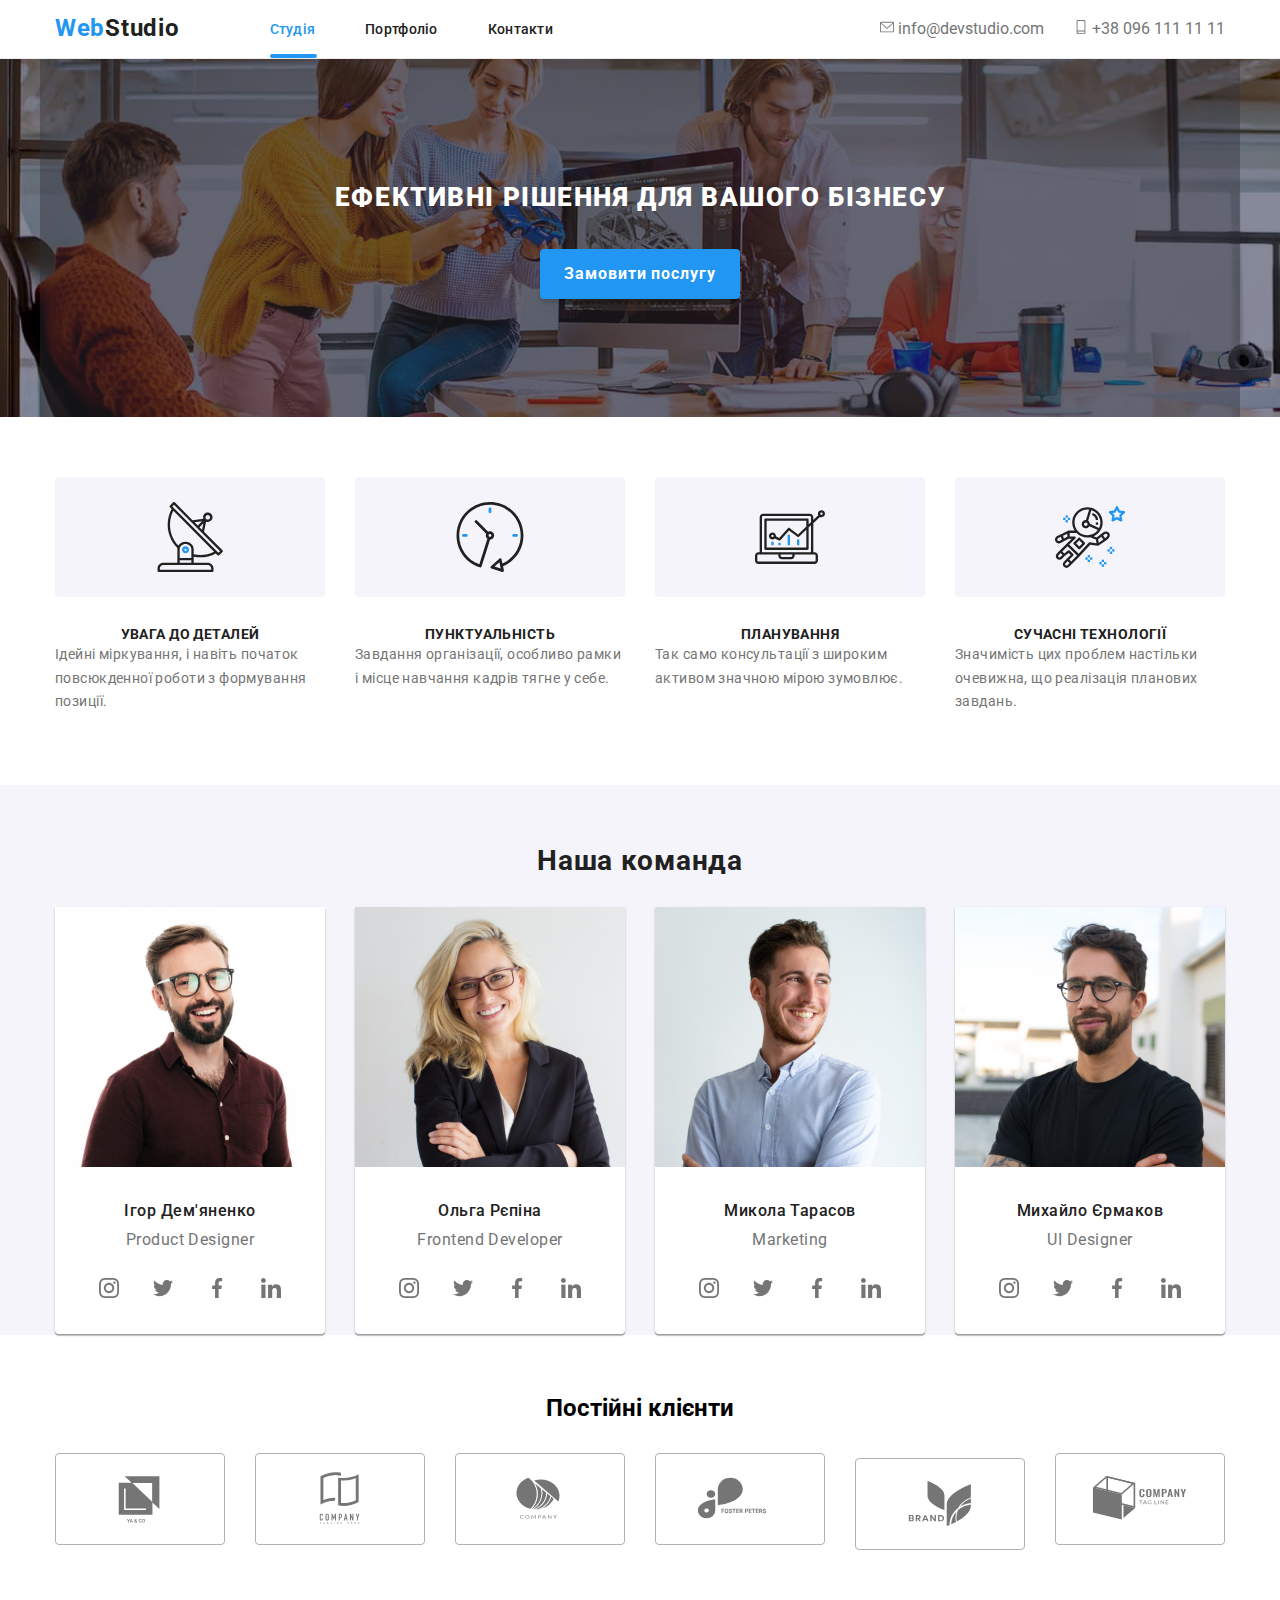
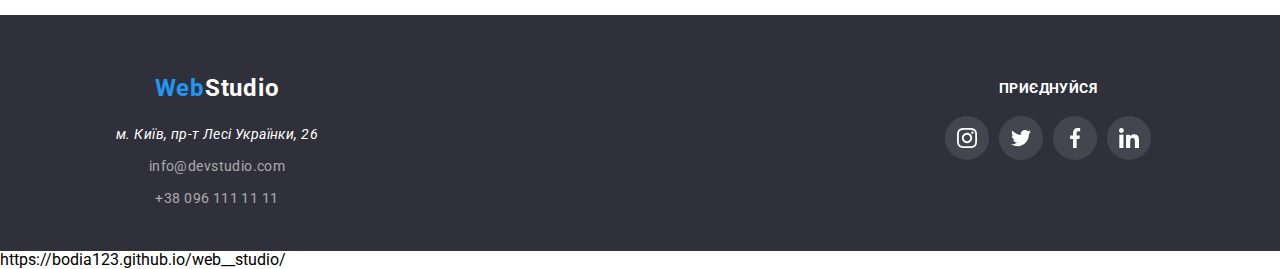
<file: index.html>
<!DOCTYPE html>
<html lang="en">
  <head>
    <meta charset="UTF-8" />
    <meta http-equiv="X-UA-Compatible" content="IE=edge" />
    <meta name="viewport" content="width=device-width, initial-scale=1.0" />
    <link rel="preconnect" href="https://fonts.googleapis.com" />
    <link rel="preconnect" href="https://fonts.gstatic.com" crossorigin />
    <link
      href="https://fonts.googleapis.com/css2?family=Raleway:wght@700&family=Roboto:wght@400;500;700;900&display=swap"
      rel="stylesheet"
    />
    <link
      rel="stylesheet"
      href="https://cdnjs.cloudflare.com/ajax/libs/modern-normalize/1.1.0/modern-normalize.min.css"
    />
    <link rel="stylesheet" href="css/main.min.css" />
    <title>WebStudio</title>
  </head>
  <body>
    <!-- headaer -->
    <header class="page__header">
      <div class="container">
        <nav class="nav">
          <a href="./index.html" class="logo__header logo"
            >Web<span>Studio</span></a
          >
          <button
            class="nav__toggle js-open-menu"
            type="button"
            aria-label="переключатель мобильного меню"
          >
            <svg width="40" height="40">
              <use
                class="icon__menu"
                href="./images/icons/button-icon.svg#.button-iconopen-menu"
              ></use>
            </svg>
          </button>
          <ul class="nav__menu">
            <li class="nav__item">
              <a href="./index.html" class="nav__link active__link">Студія</a>
            </li>
            <li class="nav__item">
              <a href="./html/portfolio.html" class="nav__link">Портфоліо</a>
            </li>
            <li class="nav__item">
              <a href="#" class="nav__link">Контакти</a>
            </li>
          </ul>
          <ul class="other__menu">
            <li class="other__item">
              <a href="#" class="header__email">
                <svg width="14" height="14" class="other__item-icon">
                  <use href="./images/icons/symbol-defs.svg#icon-letter"></use>
                </svg>
                info@devstudio.com</a
              >
            </li>
            <li class="other__item">
              <a href="#" class="header__tel">
                <svg width="14" height="14" class="other__item-icon">
                  <use
                    href="./images/icons/symbol-defs.svg#icon-smartphone"
                  ></use>
                </svg>
                +38 096 111 11 11
              </a>
            </li>
          </ul>
        </nav>
        <div class="nav__mobile-container js-menu-container">
          <button class="nav__toggle js-close-menu">
            <svg width="40" height="40">
              <use
                class="icon__cross"
                href="./images/icons/button-icon.svg#.button-iconcross-menu"
              ></use>
            </svg>
          </button>
          <div class="mobile-menu-wrapper">
            <ul class="mobile__menu">
              <li class="mobile__menu-item">
                <a
                  href="./index.html"
                  class="mobile__menu-link mobile-active-link"
                  >Студія</a
                >
              </li>
              <li class="mobile__menu-item">
                <a href="./html/portfolio.html" class="mobile__menu-link"
                  >Портфоліо</a
                >
              </li>
              <li class="mobile__menu-item">
                <a href="#" class="mobile__menu-link">Контакти</a>
              </li>
            </ul>
            <ul class="mobile__other">
              <li class="mobile__other-item">
                <a href="#" class="mobile__other-tel">+38 096 111 11 11</a>
              </li>
              <li class="mobile__other-item">
                <a href="#" class="mobile__other-email">info@devstudio.com</a>
              </li>
              <li class="mobile__other-item">
                <ul class="mobile__social">
                  <li class="mobile__social-item">
                    <a href="#" class="mobile__social-link">Instagram</a>
                  </li>
                  <li class="mobile__social-item">
                    <a href="#" class="mobile__social-link">Twitter</a>
                  </li>
                  <li class="mobile__social-item">
                    <a href="#" class="mobile__social-link">Facebook</a>
                  </li>
                  <li class="mobile__social-item">
                    <a href="#" class="mobile__social-link">LinkedIn</a>
                  </li>
                </ul>
              </li>
            </ul>
          </div>
        </div>
      </div>
    </header>
    <!-- main section  -->
    <main>
      <!-- hero section  -->
      <section class="page__hero">
        <div class="container hero__container">
          <h2 class="hero__title">Ефективні рішення для вашого бізнесу</h2>
          <button class="hero__button">Замовити послугу</button>
        </div>
      </section>
      <!-- feature section  -->
      <section class="page__feature">
        <div class="container feature__container">
          <ul class="feature__list">
            <li class="feature__item">
              <div class="feature__icon-box">
                <svg width="70" height="70">
                  <use href="./images/icons/symbol-defs.svg#icon-antena"></use>
                </svg>
              </div>
              <h3 class="feature__title">Увага до деталей</h3>
              <p class="feature__description">
                Ідейні міркування, і навіть початок повсюкденної роботи з
                формування позиції.
              </p>
            </li>
            <li class="feature__item">
              <div class="feature__icon-box">
                <svg width="70" height="70">
                  <use href="./images/icons/symbol-defs.svg#icon-clock"></use>
                </svg>
              </div>
              <h3 class="feature__title">Пунктуальність</h3>
              <p class="feature__description">
                Завдання організації, особливо рамки і місце навчання кадрів
                тягне у себе.
              </p>
            </li>
            <li class="feature__item">
              <div class="feature__icon-box">
                <svg width="70" height="70">
                  <use href="./images/icons/symbol-defs.svg#icon-diagram"></use>
                </svg>
              </div>
              <h3 class="feature__title">Планування</h3>
              <p class="feature__description">
                Так само консультації з широким активом значною мірою зумовлює.
              </p>
            </li>
            <li class="feature__item">
              <div class="feature__icon-box">
                <svg width="70" height="70">
                  <use
                    href="./images/icons/symbol-defs.svg#icon-astronaut"
                  ></use>
                </svg>
              </div>
              <h3 class="feature__title">Сучасні технології</h3>
              <p class="feature__description">
                Значимість цих проблем настільки очевижна, що реалізація
                планових завдань.
              </p>
            </li>
          </ul>
        </div>
      </section>
      <!-- team section  -->
      <section class="page__team">
        <div class="container team__container">
          <h2 class="team__title">Наша команда</h2>
          <ul class="team__list">
            <li class="team__card">
              <div class="team__wrapper">
                <a href="#" class="team__link">
                  <img src="./images/Igor.jpg" alt="Igor" class="team__photo" />
                  <h3 class="team__name">Ігор Дем'яненко</h3>
                  <p class="team__position">Product Designer</p>
                </a>
                <div class="team__social-box">
                  <ul class="social">
                    <li class="social__item">
                      <a href="#" class="social__link">
                        <svg class="social__icon" width="20" height="20">
                          <use
                            href="./images/icons/symbol-defs.svg#icon-instagram"
                          ></use>
                        </svg>
                      </a>
                    </li>
                    <li class="social__item">
                      <a href="#" class="social__link">
                        <svg class="social__icon" width="20" height="20">
                          <use
                            href="./images/icons/symbol-defs.svg#icon-twitter"
                          ></use>
                        </svg>
                      </a>
                    </li>
                    <li class="social__item">
                      <a href="#" class="social__link">
                        <svg class="social__icon" width="20" height="20">
                          <use
                            href="./images/icons/symbol-defs.svg#icon-facebook"
                          ></use>
                        </svg>
                      </a>
                    </li>
                    <li class="social__item">
                      <a href="#" class="social__link">
                        <svg class="social__icon" width="20" height="20">
                          <use
                            href="./images/icons/symbol-defs.svg#icon-linkedin"
                          ></use>
                        </svg>
                      </a>
                    </li>
                  </ul>
                </div>
              </div>
            </li>
            <li class="team__card">
              <div class="team__wrapper">
                <a href="#" class="team__link">
                  <img src="./images/Olga.jpg" alt="Olga" class="team__photo" />
                  <h3 class="team__name">Ольга Рєпіна</h3>
                  <p class="team__position">Frontend Developer</p>
                </a>
                <div class="team__social-box">
                  <ul class="social">
                    <li class="social__item">
                      <a href="#" class="social__link">
                        <svg class="social__icon" width="20" height="20">
                          <use
                            href="./images/icons/symbol-defs.svg#icon-instagram"
                          ></use>
                        </svg>
                      </a>
                    </li>
                    <li class="social__item">
                      <a href="#" class="social__link">
                        <svg class="social__icon" width="20" height="20">
                          <use
                            href="./images/icons/symbol-defs.svg#icon-twitter"
                          ></use>
                        </svg>
                      </a>
                    </li>
                    <li class="social__item">
                      <a href="#" class="social__link">
                        <svg class="social__icon" width="20" height="20">
                          <use
                            href="./images/icons/symbol-defs.svg#icon-facebook"
                          ></use>
                        </svg>
                      </a>
                    </li>
                    <li class="social__item">
                      <a href="#" class="social__link">
                        <svg class="social__icon" width="20" height="20">
                          <use
                            href="./images/icons/symbol-defs.svg#icon-linkedin"
                          ></use>
                        </svg>
                      </a>
                    </li>
                  </ul>
                </div>
              </div>
            </li>
            <li class="team__card">
              <div class="team__wrapper">
                <a href="#" class="team__link">
                  <img
                    src="./images/Nikolay.jpg"
                    alt="Nikolay"
                    class="team__photo"
                  />
                  <h3 class="team__name">Микола Тарасов</h3>
                  <p class="team__position">Marketing</p>
                </a>
                <div class="team__social-box">
                  <ul class="social">
                    <li class="social__item">
                      <a href="#" class="social__link">
                        <svg class="social__icon" width="20" height="20">
                          <use
                            href="./images/icons/symbol-defs.svg#icon-instagram"
                          ></use>
                        </svg>
                      </a>
                    </li>
                    <li class="social__item">
                      <a href="#" class="social__link">
                        <svg class="social__icon" width="20" height="20">
                          <use
                            href="./images/icons/symbol-defs.svg#icon-twitter"
                          ></use>
                        </svg>
                      </a>
                    </li>
                    <li class="social__item">
                      <a href="#" class="social__link">
                        <svg class="social__icon" width="20" height="20">
                          <use
                            href="./images/icons/symbol-defs.svg#icon-facebook"
                          ></use>
                        </svg>
                      </a>
                    </li>
                    <li class="social__item">
                      <a href="#" class="social__link">
                        <svg class="social__icon" width="20" height="20">
                          <use
                            href="./images/icons/symbol-defs.svg#icon-linkedin"
                          ></use>
                        </svg>
                      </a>
                    </li>
                  </ul>
                </div>
              </div>
            </li>
            <li class="team__card">
              <div class="team__wrapper">
                <a href="#" class="team__link">
                  <img
                    src="./images/Misha.jpg"
                    alt="Misha"
                    class="team__photo"
                  />
                  <h3 class="team__name">Михайло Єрмаков</h3>
                  <p class="team__position">UI Designer</p>
                </a>
                <div class="team__social-box">
                  <ul class="social">
                    <li class="social__item">
                      <a href="#" class="social__link">
                        <svg class="social__icon" width="20" height="20">
                          <use
                            href="./images/icons/symbol-defs.svg#icon-instagram"
                          ></use>
                        </svg>
                      </a>
                    </li>
                    <li class="social__item">
                      <a href="#" class="social__link">
                        <svg class="social__icon" width="20" height="20">
                          <use
                            href="./images/icons/symbol-defs.svg#icon-twitter"
                          ></use>
                        </svg>
                      </a>
                    </li>
                    <li class="social__item">
                      <a href="#" class="social__link">
                        <svg class="social__icon" width="20" height="20">
                          <use
                            href="./images/icons/symbol-defs.svg#icon-facebook"
                          ></use>
                        </svg>
                      </a>
                    </li>
                    <li class="social__item">
                      <a href="#" class="social__link">
                        <svg class="social__icon" width="20" height="20">
                          <use
                            href="./images/icons/symbol-defs.svg#icon-linkedin"
                          ></use>
                        </svg>
                      </a>
                    </li>
                  </ul>
                </div>
              </div>
            </li>
          </ul>
        </div>
      </section>
      <!-- customers section  -->
      <section class="page__customers">
        <div class="container">
          <h2 class="customers__title">Постійні клієнти</h2>
          <ul class="customers__list">
            <li class="customers__item">
              <svg class="customers__icon" width="106" height="60">
                <use href="./images/icons/customers-sprite.svg#icon-Logo"></use>
              </svg>
            </li>
            <li class="customers__item">
              <svg class="customers__icon" width="106" height="60">
                <use
                  href="./images/icons/customers-sprite.svg#icon-Logo-1"
                ></use>
              </svg>
            </li>
            <li class="customers__item">
              <svg class="customers__icon" width="106" height="60">
                <use
                  href="./images/icons/customers-sprite.svg#icon-Logo-2"
                ></use>
              </svg>
            </li>
            <li class="customers__item">
              <svg class="customers__icon" width="106" height="60">
                <use
                  href="./images/icons/customers-sprite.svg#icon-Logo-3"
                ></use>
              </svg>
            </li>
            <li class="customers__item">
              <svg class="customers__icon" width="106" height="60">
                <use
                  href="./images/icons/customers-sprite.svg#icon-Logo-4"
                ></use>
              </svg>
            </li>
            <li class="customers__item">
              <svg class="customers__icon" width="106" height="60">
                <use
                  href="./images/icons/customers-sprite.svg#icon-Logo-5"
                ></use>
              </svg>
            </li>
          </ul>
        </div>
      </section>
    </main>
    <!-- footer section  -->
    <footer class="page__footer">
      <div class="container footer__containier">
        <div class="footer__menu">
          <a href="#" class="logo__footer logo">Web<span>Studio</span></a>
          <address class="footer__address">
            м. Київ, пр-т Лесі Українки, 26
          </address>
          <a href="#" class="footer__email">info@devstudio.com</a>
          <a href="#" class="footer__tel"> +38 096 111 11 11 </a>
        </div>
        <div class="footer__social">
          <p class="footer__title">Приєднуйся</p>
          <ul class="social">
            <li class="social__item">
              <a href="#" class="social__link">
                <svg class="social__icon" width="20" height="20">
                  <use href="images/icons/symbol-defs.svg#icon-instagram"></use>
                </svg>
              </a>
            </li>
            <li class="social__item">
              <a href="#" class="social__link">
                <svg class="social__icon" width="20" height="20">
                  <use href="images/icons/symbol-defs.svg#icon-twitter"></use>
                </svg>
              </a>
            </li>
            <li class="social__item">
              <a href="#" class="social__link">
                <svg class="social__icon" width="20" height="20">
                  <use href="images/icons/symbol-defs.svg#icon-facebook"></use>
                </svg>
              </a>
            </li>
            <li class="social__item">
              <a href="#" class="social__link">
                <svg class="social__icon" width="20" height="20">
                  <use href="images/icons/symbol-defs.svg#icon-linkedin"></use>
                </svg>
              </a>
            </li>
          </ul>
        </div>
      </div>
    </footer>
    <script src="js/mobile-menu.js"></script>
  </body>
</html>
https://bodia123.github.io/web__studio/
</file>
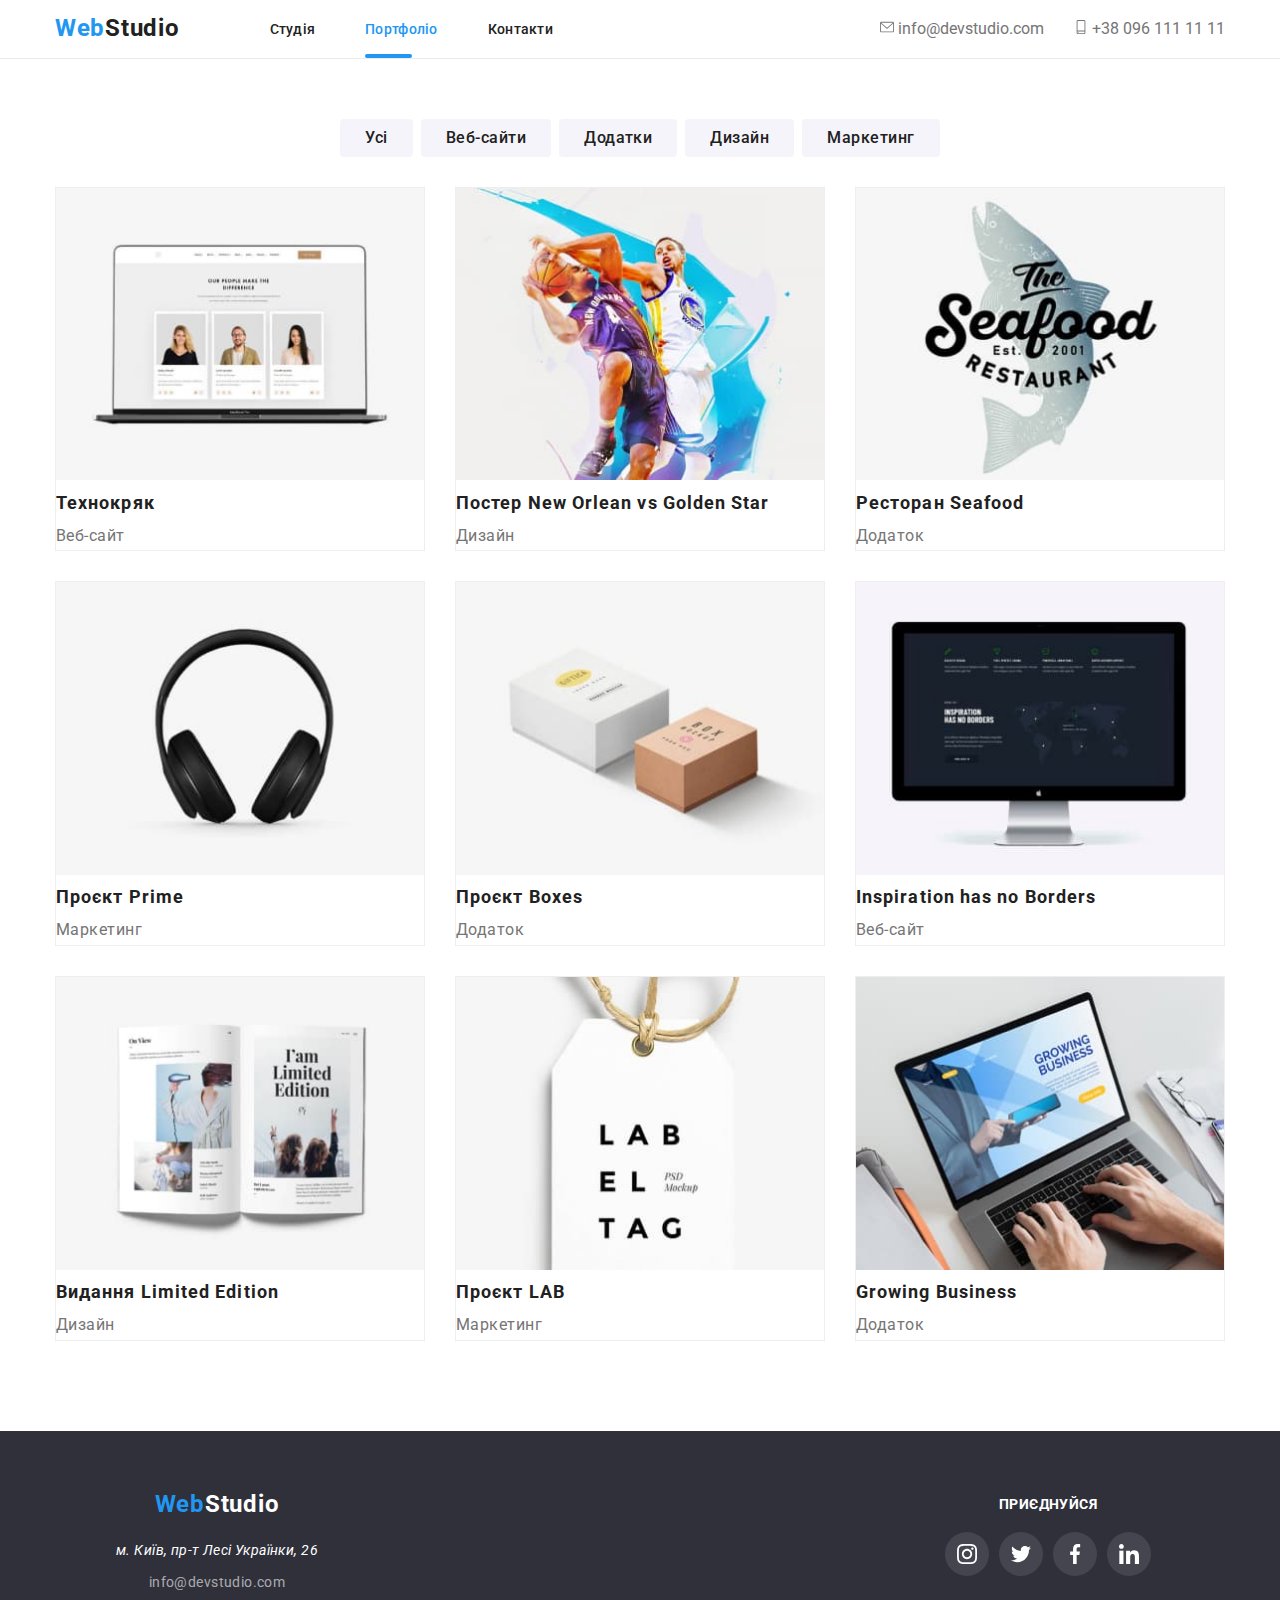
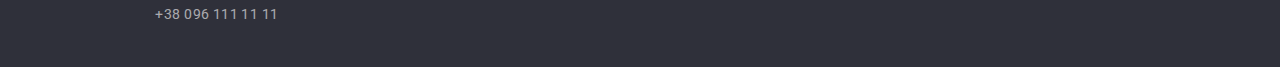
<file: html/portfolio.html>
<!DOCTYPE html>
<html lang="en">
  <head>
    <meta charset="UTF-8" />
    <meta http-equiv="X-UA-Compatible" content="IE=edge" />
    <meta name="viewport" content="width=device-width, initial-scale=1.0" />
    <link rel="preconnect" href="https://fonts.googleapis.com" />
    <link rel="preconnect" href="https://fonts.gstatic.com" crossorigin />
    <link
      href="https://fonts.googleapis.com/css2?family=Raleway:wght@700&family=Roboto:wght@400;500;700;900&display=swap"
      rel="stylesheet"
    />
    <link
      rel="stylesheet"
      href="https://cdnjs.cloudflare.com/ajax/libs/modern-normalize/1.1.0/modern-normalize.min.css"
    />
    <link rel="stylesheet" href="../css/main.min.css" />
    <title>WebStudio</title>
  </head>
  <body>
    <!-- headaer -->
    <header class="page__header">
      <div class="container">
        <nav class="nav">
          <a href="../index.html" class="logo__header logo"
            >Web<span>Studio</span></a
          >
          <button
            class="nav__toggle js-open-menu"
            type="button"
            aria-label="переключатель мобильного меню"
          >
            <svg width="40" height="40">
              <use
                class="icon__menu"
                href="../images/icons/button-icon.svg#.button-iconopen-menu"
              ></use>
            </svg>
          </button>
          <ul class="nav__menu">
            <li class="nav__item">
              <a href="../index.html" class="nav__link">Студія</a>
            </li>
            <li class="nav__item">
              <a href="../html/portfolio.html" class="nav__link active__link"
                >Портфоліо</a
              >
            </li>
            <li class="nav__item">
              <a href="#" class="nav__link">Контакти</a>
            </li>
          </ul>
          <ul class="other__menu">
            <li class="other__item">
              <a href="#" class="header__email">
                <svg width="14" height="14" class="other__item-icon">
                  <use href="../images/icons/symbol-defs.svg#icon-letter"></use>
                </svg>
                info@devstudio.com</a
              >
            </li>
            <li class="other__item">
              <a href="#" class="header__tel">
                <svg width="14" height="14" class="other__item-icon">
                  <use
                    href="../images/icons/symbol-defs.svg#icon-smartphone"
                  ></use>
                </svg>
                +38 096 111 11 11
              </a>
            </li>
          </ul>
        </nav>
        <div class="nav__mobile-container js-menu-container">
          <button class="nav__toggle js-close-menu">
            <svg width="40" height="40">
              <use
                class="icon__cross"
                href="../images/icons/button-icon.svg#.button-iconcross-menu"
              ></use>
            </svg>
          </button>
          <div class="mobile-menu-wrapper">
            <ul class="mobile__menu">
              <li class="mobile__menu-item">
                <a
                  href="../index.html"
                  class="mobile__menu-link mobile-active-link"
                  >Студія</a
                >
              </li>
              <li class="mobile__menu-item">
                <a href="../html/portfolio.html" class="mobile__menu-link"
                  >Портфоліо</a
                >
              </li>
              <li class="mobile__menu-item">
                <a href="#" class="mobile__menu-link">Контакти</a>
              </li>
            </ul>
            <ul class="mobile__other">
              <li class="mobile__other-item">
                <a href="#" class="mobile__other-tel">+38 096 111 11 11</a>
              </li>
              <li class="mobile__other-item">
                <a href="#" class="mobile__other-email">info@devstudio.com</a>
              </li>
              <li class="mobile__other-item">
                <ul class="mobile__social">
                  <li class="mobile__social-item">
                    <a href="#" class="mobile__social-link">Instagram</a>
                  </li>
                  <li class="mobile__social-item">
                    <a href="#" class="mobile__social-link">Twitter</a>
                  </li>
                  <li class="mobile__social-item">
                    <a href="#" class="mobile__social-link">Facebook</a>
                  </li>
                  <li class="mobile__social-item">
                    <a href="#" class="mobile__social-link">LinkedIn</a>
                  </li>
                </ul>
              </li>
            </ul>
          </div>
        </div>
      </div>
    </header>
    <!-- main section  -->
    <main class="page__main">
      <section class="portfolio__section">
        <div class="container portfolio__container">
          <div class="portfolio__filter">
            <button class="portfolio__button">Усі</button
            ><button class="portfolio__button">Веб-сайти</button
            ><button class="portfolio__button">Додатки</button
            ><button class="portfolio__button">Дизайн</button
            ><button class="portfolio__button">Маркетинг</button>
          </div>
          <div class="portfolio__grid">
            <ul class="portfolio__list">
              <li class="portfolio__item">
                <a href="#" class="portfolio__link">
                  <div class="portfolio__wrapper">
                    <img
                      src="../images/techno.jpg"
                      alt="techno"
                      class="portfolio__image"
                    />
                    <div class="portfolio__overlay">
                      <p class="portfolio__text">
                        Ресурс пропонує комплексні пропозиції з різним рівнем
                        функціоналу та сервісів. Все це дозволить відвідувачу
                        отримати вичерпні відомості про компанію чи приватну
                        особу.
                      </p>
                    </div>
                  </div>
                  <h3 class="portfolio__name">Технокряк</h3>
                  <p class="portfolio__subname">Веб-сайт</p>
                </a>
              </li>
              <li class="portfolio__item">
                <a href="#" class="portfolio__link">
                  <div class="portfolio__wrapper">
                    <img
                      src="../images/poster.jpg"
                      alt="poster"
                      class="portfolio__image"
                    />
                    <div class="portfolio__overlay">
                      <p class="portfolio__text">
                        Ресурс пропонує комплексні пропозиції з різним рівнем
                        функціоналу та сервісів. Все це дозволить відвідувачу
                        отримати вичерпні відомості про компанію чи приватну
                        особу.
                      </p>
                    </div>
                  </div>
                  <h3 class="portfolio__name">
                    Постер New Orlean vs Golden Star
                  </h3>
                  <p class="portfolio__subname">Дизайн</p>
                </a>
              </li>
              <li class="portfolio__item">
                <a href="#" class="portfolio__link">
                  <div class="portfolio__wrapper">
                    <img
                      src="../images/restourant.jpg"
                      alt="restourant"
                      class="portfolio__image"
                    />
                    <div class="portfolio__overlay">
                      <p class="portfolio__text">
                        Ресурс пропонує комплексні пропозиції з різним рівнем
                        функціоналу та сервісів. Все це дозволить відвідувачу
                        отримати вичерпні відомості про компанію чи приватну
                        особу.
                      </p>
                    </div>
                  </div>
                  <h3 class="portfolio__name">Ресторан Seafood</h3>
                  <p class="portfolio__subname">Додаток</p>
                </a>
              </li>
              <li class="portfolio__item">
                <a href="#" class="portfolio__link">
                  <div class="portfolio__wrapper">
                    <img
                      src="../images/headphones.jpg"
                      alt="headphones"
                      class="portfolio__image"
                    />
                    <div class="portfolio__overlay">
                      <p class="portfolio__text">
                        Ресурс пропонує комплексні пропозиції з різним рівнем
                        функціоналу та сервісів. Все це дозволить відвідувачу
                        отримати вичерпні відомості про компанію чи приватну
                        особу.
                      </p>
                    </div>
                  </div>
                  <h3 class="portfolio__name">Проєкт Prime</h3>
                  <p class="portfolio__subname">Маркетинг</p>
                </a>
              </li>
              <li class="portfolio__item">
                <a href="#" class="portfolio__link">
                  <div class="portfolio__wrapper">
                    <img
                      src="../images/boxes.jpg"
                      alt="boxes"
                      class="portfolio__image"
                    />
                    <div class="portfolio__overlay">
                      <p class="portfolio__text">
                        Ресурс пропонує комплексні пропозиції з різним рівнем
                        функціоналу та сервісів. Все це дозволить відвідувачу
                        отримати вичерпні відомості про компанію чи приватну
                        особу.
                      </p>
                    </div>
                  </div>
                  <h3 class="portfolio__name">Проєкт Boxes</h3>
                  <p class="portfolio__subname">Додаток</p>
                </a>
              </li>
              <li class="portfolio__item">
                <a href="#" class="portfolio__link">
                  <div class="portfolio__wrapper">
                    <img
                      src="../images/monitor.jpg"
                      alt="monitor.jpg"
                      class="portfolio__image"
                    />
                    <div class="portfolio__overlay">
                      <p class="portfolio__text">
                        Ресурс пропонує комплексні пропозиції з різним рівнем
                        функціоналу та сервісів. Все це дозволить відвідувачу
                        отримати вичерпні відомості про компанію чи приватну
                        особу.
                      </p>
                    </div>
                  </div>
                  <h3 class="portfolio__name">Inspiration has no Borders</h3>
                  <p class="portfolio__subname">Веб-сайт</p>
                </a>
              </li>
              <li class="portfolio__item">
                <a href="#" class="portfolio__link">
                  <div class="portfolio__wrapper">
                    <img
                      src="../images/book.jpg"
                      alt="book"
                      class="portfolio__image"
                    />
                    <div class="portfolio__overlay">
                      <p class="portfolio__text">
                        Ресурс пропонує комплексні пропозиції з різним рівнем
                        функціоналу та сервісів. Все це дозволить відвідувачу
                        отримати вичерпні відомості про компанію чи приватну
                        особу.
                      </p>
                    </div>
                  </div>
                  <h3 class="portfolio__name">Видання Limited Edition</h3>
                  <p class="portfolio__subname">Дизайн</p>
                </a>
              </li>
              <li class="portfolio__item">
                <a href="#" class="portfolio__link">
                  <div class="portfolio__wrapper">
                    <img
                      src="../images/label.jpg"
                      alt="label.jpg"
                      class="portfolio__image"
                    />
                    <div class="portfolio__overlay">
                      <p class="portfolio__text">
                        Ресурс пропонує комплексні пропозиції з різним рівнем
                        функціоналу та сервісів. Все це дозволить відвідувачу
                        отримати вичерпні відомості про компанію чи приватну
                        особу.
                      </p>
                    </div>
                  </div>
                  <h3 class="portfolio__name">Проєкт LAB</h3>
                  <p class="portfolio__subname">Маркетинг</p>
                </a>
              </li>
              <li class="portfolio__item">
                <a href="#" class="portfolio__link">
                  <div class="portfolio__wrapper">
                    <img
                      src="../images/buisness.jpg"
                      alt="buisness"
                      class="portfolio__image"
                    />
                    <div class="portfolio__overlay">
                      <p class="portfolio__text">
                        Ресурс пропонує комплексні пропозиції з різним рівнем
                        функціоналу та сервісів. Все це дозволить відвідувачу
                        отримати вичерпні відомості про компанію чи приватну
                        особу.
                      </p>
                    </div>
                  </div>
                  <h3 class="portfolio__name">Growing Business</h3>
                  <p class="portfolio__subname">Додаток</p>
                </a>
              </li>
            </ul>
          </div>
        </div>
      </section>
    </main>

    <!-- footer section  -->
    <footer class="page__footer">
      <div class="container footer__containier">
        <div class="footer__menu">
          <a href="#" class="logo__footer logo">Web<span>Studio</span></a>
          <address class="footer__address">
            м. Київ, пр-т Лесі Українки, 26
          </address>
          <a href="#" class="footer__email">info@devstudio.com</a>
          <a href="#" class="footer__tel"> +38 096 111 11 11 </a>
        </div>
        <div class="footer__social">
          <p class="footer__title">Приєднуйся</p>
          <ul class="social">
            <li class="social__item">
              <a href="#" class="social__link">
                <svg class="social__icon" width="20" height="20">
                  <use
                    href="../images/icons/symbol-defs.svg#icon-instagram"
                  ></use>
                </svg>
              </a>
            </li>
            <li class="social__item">
              <a href="#" class="social__link">
                <svg class="social__icon" width="20" height="20">
                  <use
                    href="../images/icons/symbol-defs.svg#icon-twitter"
                  ></use>
                </svg>
              </a>
            </li>
            <li class="social__item">
              <a href="#" class="social__link">
                <svg class="social__icon" width="20" height="20">
                  <use
                    href="../images/icons/symbol-defs.svg#icon-facebook"
                  ></use>
                </svg>
              </a>
            </li>
            <li class="social__item">
              <a href="#" class="social__link">
                <svg class="social__icon" width="20" height="20">
                  <use
                    href="../images/icons/symbol-defs.svg#icon-linkedin"
                  ></use>
                </svg>
              </a>
            </li>
          </ul>
        </div>
      </div>
    </footer>
    <script src="../js/mobile-menu.js"></script>
  </body>
</html>
</file>
<file: css/main.min.css>
body{font-family:"Roboto";font-style:normal}body a{text-decoration:none}body ul,body li{list-style:none;margin:0;padding:0}body h1,body h2,body h3,body h4,body h5,body p{margin:0;padding:0}.container{margin-right:auto;margin-left:auto;padding-left:15px;padding-right:15px}@media screen and (min-width: 480px){.container{width:480px}}@media screen and (min-width: 768px){.container{width:768px}}@media screen and (min-width: 1200px){.container{width:1200px}}.nav__toggle{background-color:rgba(0,0,0,0);padding:0;border:none}.logo{font-weight:700;font-size:24px;line-height:116.666667%;letter-spacing:.03em;color:#2196f3}.logo__header>span{color:#212121}.logo__footer>span{color:#fff}.logo__header{padding-top:15px;padding-bottom:15px;margin-right:90px}.page__header{border-bottom:1px solid #ececec}.nav{display:-webkit-box;display:-ms-flexbox;display:flex;-webkit-box-align:center;-ms-flex-align:center;align-items:center}.nav__item{position:relative}.nav__item:not(:last-child){margin-right:50px}.nav__menu{display:none}@media screen and (min-width: 768px){.nav__menu{display:-webkit-box;display:-ms-flexbox;display:flex}}.nav__link{font-weight:500;font-size:14px;line-height:16px;letter-spacing:.02em;color:#212121}.nav__link:hover{color:#2196f3}.active__link{color:#2196f3}.active__link::after{position:absolute;bottom:-20px;display:block;content:"";border-radius:5px;width:47px;height:4px;background-color:#2196f3}.other__menu{margin-left:auto}@media screen and (max-width: 767px){.other__menu{display:none}}@media screen and (min-width: 1200px){.other__menu{display:-webkit-box;display:-ms-flexbox;display:flex}}.other__item{text-align:center}@media screen and (max-width: 1199px){.other__item:not(:last-child){margin-bottom:10px}}@media screen and (min-width: 1200px){.other__item:not(:last-child){margin-right:30px}}.header__email,.header__tel{color:#757575}.header__email:hover,.header__tel:hover{color:#2196f3}.other__item-icon{fill:currentColor}.nav__toggle{display:-webkit-inline-box;display:-ms-inline-flexbox;display:inline-flex}.nav>.nav__toggle{margin-left:auto}@media screen and (min-width: 768px){.nav__toggle{display:none}}.nav__mobile-container{position:fixed;top:0;left:0;bottom:0;width:100%;height:100%;overflow-y:scroll;z-index:999;background-color:#fff;-webkit-transform:translateX(100%);transform:translateX(100%)}.nav__mobile-container.is-open{-webkit-transform:translateX(0);transform:translateX(0)}.mobile__menu{margin-bottom:300px}@media screen and (max-width: 450px){.mobile__menu{margin-bottom:130px}}.mobile__menu-item:not(:last-child){margin-bottom:35px}.mobile-menu-wrapper{padding-left:10px}@media screen and (min-width: 480px){.mobile-menu-wrapper{padding-left:25px;padding-top:50px}}.js-close-menu{position:absolute;top:0;right:0;margin-top:10px;margin-right:15px}.js-close-menu:hover,.js-close-menu:active,.js-close-menu:focus{color:#2196f3;fill:currentColor;cursor:pointer}.mobile__menu-link{font-weight:500;font-size:40px;line-height:117.5%;letter-spacing:.02em;color:#212121}.mobile-active-link{color:#2196f3}.mobile__other-tel{display:inline-block;margin-bottom:32px;font-weight:500;font-size:34px;line-height:117.647059%;letter-spacing:.02em;color:#2196f3}.mobile__other-email{font-weight:500;font-size:24px;line-height:116.666667%;letter-spacing:.02em;color:#757575}.mobile__social{margin-top:65px;display:-webkit-box;display:-ms-flexbox;display:flex;-webkit-box-align:center;-ms-flex-align:center;align-items:center}.mobile__social-item:not(:last-child){margin-right:10px}.mobile__social-item:not(:last-child) .mobile__social-link::after{content:"";display:inline-block;margin-left:10px;height:22px;width:1px;border-right:1px solid rgba(33,33,33,.2)}.mobile__social-link{display:-webkit-box;display:-ms-flexbox;display:flex;font-weight:500;font-size:18px;line-height:122.222222%;letter-spacing:.02em;color:#2196f3}.page__hero{display:block;background:url(/images/section-overlaw.jpg);background-size:cover;background-repeat:no-repeat;background-position:center}.hero__container{background-color:rgba(47,48,58,.4);text-align:center;max-width:100%}@media screen and (max-width: 1200px){.hero__container{height:400px}}.hero__title{display:-webkit-inline-box;display:-ms-inline-flexbox;display:inline-flex;margin-top:118px;margin-bottom:30px;font-weight:900;font-size:26px;line-height:161.538462%;text-align:center;letter-spacing:.06em;text-transform:uppercase;color:#fff}@media screen and (min-width: 768px){.hero__title{margin-left:189px;margin-right:189px}}.hero__button{margin-bottom:118px;padding:10px 24px;border:none;border-radius:4px;font-weight:700;font-size:16px;line-height:187.5%;letter-spacing:.06em;color:#fff;background-color:#2196f3;-webkit-box-shadow:0px 4px 4px rgba(0,0,0,.15);box-shadow:0px 4px 4px rgba(0,0,0,.15)}@media screen and (max-width: 767px){.page__feature{margin-top:60px;margin-bottom:60px}}@media screen and (min-width: 768px){.feature__list{display:-webkit-box;display:-ms-flexbox;display:flex;-ms-flex-wrap:wrap;flex-wrap:wrap;margin-top:60px;margin-bottom:60px}}@media screen and (min-width: 768px){.feature__item{width:354px;height:224px}.feature__item:not(:nth-child(even)){margin-right:30px}}@media screen and (min-width: 1200px){.feature__item{width:270px;height:248px}.feature__item:not(:last-child){margin-right:30px}}.feature__icon-box{display:-webkit-box;display:-ms-flexbox;display:flex;-webkit-box-pack:center;-ms-flex-pack:center;justify-content:center;background-color:#f5f4fa;border-radius:4px;padding-top:25px;padding-bottom:25px;margin-bottom:30px}.feature__title{font-weight:700;font-size:14px;line-height:114.285714%;text-align:center;letter-spacing:.03em;text-transform:uppercase;color:#212121}.feature__description{font-weight:400;font-size:14px;line-height:171.428571%;letter-spacing:.03em;text-align:start;color:#757575}.page__team{background-color:#f5f4fa}.team__title{margin:0;padding-top:60px;font-weight:700;font-size:28px;line-height:117.857143%;text-align:center;letter-spacing:.03em;color:#212121}@media screen and (max-width: 767px){.team__list{margin-top:30px;padding-bottom:60px}}@media screen and (min-width: 768px){.team__list{margin-top:30px;display:-webkit-box;display:-ms-flexbox;display:flex;-ms-flex-wrap:wrap;flex-wrap:wrap}}@media screen and (max-width: 767px){.team__card:not(:last-child){margin-bottom:30px}}@media screen and (min-width: 768px){.team__card{height:536px;width:354px}.team__card:not(:nth-child(even)){margin-right:30px}}@media screen and (min-width: 1200px){.team__card{height:428px;width:270px}.team__card:not(:last-child){margin-right:30px}}.team__wrapper{display:inline-block;background-color:#fff;-webkit-box-shadow:0px 1px 3px rgba(0,0,0,.12),0px 1px 1px rgba(0,0,0,.14),0px 2px 1px rgba(0,0,0,.2);box-shadow:0px 1px 3px rgba(0,0,0,.12),0px 1px 1px rgba(0,0,0,.14),0px 2px 1px rgba(0,0,0,.2);border-radius:0px 0px 4px 4px}.team__link{display:inline-block}.team__photo{max-width:100%}.team__name{margin-top:30px;font-weight:500;font-size:16px;line-height:118.75%;text-align:center;letter-spacing:.03em;color:#212121}.team__position{margin-top:10px;font-weight:400;font-size:16px;line-height:118.75%;text-align:center;letter-spacing:.03em;color:#757575}.social{display:-webkit-box;display:-ms-flexbox;display:flex;-webkit-box-align:center;-ms-flex-align:center;align-items:center;-webkit-box-pack:center;-ms-flex-pack:center;justify-content:center;max-width:100%}.page__team .team__social-box{padding-top:16px;padding-bottom:24px}.social__item:not(:last-child){margin-right:10px}.social__link{display:-webkit-inline-box;display:-ms-inline-flexbox;display:inline-flex;-webkit-box-align:center;-ms-flex-align:center;align-items:center;-webkit-box-pack:center;-ms-flex-pack:center;justify-content:center;width:44px;height:44px;border-radius:50%;color:#757575}.social__link:hover{color:#fff;background-color:#2196f3}.social__icon{fill:currentColor}.customers__title{padding-top:60px;text-align:center}.customers__list{margin-top:30px}@media screen and (max-width: 480px){.customers__list{text-align:center}}@media screen and (min-width: 480px){.customers__list{display:-webkit-box;display:-ms-flexbox;display:flex;-ms-flex-wrap:wrap;flex-wrap:wrap;-webkit-box-align:center;-ms-flex-align:center;align-items:center;padding-bottom:60px}}@media screen and (min-width: 768px){.customers__list{-webkit-box-pack:justify;-ms-flex-pack:justify;justify-content:space-between}}.customers__item{border:1px solid #afb1b8;border-radius:4px;width:210px;height:92px;display:-webkit-inline-box;display:-ms-inline-flexbox;display:inline-flex;-webkit-box-align:center;-ms-flex-align:center;align-items:center;-webkit-box-pack:center;-ms-flex-pack:center;justify-content:center}@media screen and (max-width: 473px){.customers__item:not(:last-child){margin-bottom:30px}}@media screen and (min-width: 480px){.customers__item:nth-child(odd){margin-right:30px}.customers__item:not(:nth-last-child(-n+2)){margin-bottom:10px}}.customers__item:hover,.customers__item:focus{border-color:#2196f3}@media screen and (min-width: 768px){.customers__item:nth-child(odd){margin-right:0}.customers__item:nth-child(3n){margin-bottom:10px}}@media screen and (min-width: 1200px){.customers__item{width:170px;height:92px;margin:0}}.customers__icon{color:#757575;fill:currentColor}.customers__item:hover .customers__icon,.customers__item:focus .customers__icon{color:#2196f3;fill:currentColor}.page__footer{background-color:#2f303a;text-align:center}@media screen and (min-width: 768px){.page__footer{padding-bottom:40px}}@media screen and (min-width: 768px){.footer__containier{display:-webkit-box;display:-ms-flexbox;display:flex}}.logo__footer{display:-webkit-inline-box;display:-ms-inline-flexbox;display:inline-flex}@media screen and (max-width: 767px){.logo__footer{margin-top:60px}}@media screen and (max-width: 767px){.footer__menu{margin-top:20px}}@media screen and (min-width: 768px){.footer__menu{margin-top:60px;margin-left:61px}}.footer__address{text-align:center;font-weight:400;font-size:14px;line-height:171.428571%;letter-spacing:.03em;color:#fff}@media screen and (min-width: 768px){.footer__address{margin-top:20px}}.footer__email,.footer__tel{display:block;text-align:center;font-weight:400;font-size:14px;line-height:171.428571%;letter-spacing:.03em;color:rgba(255,255,255,.6)}@media screen and (max-width: 767px){.footer__email,.footer__tel{height:20px;margin-top:8px}}@media screen and (min-width: 768px){.footer__email,.footer__tel{margin-top:8px}}@media screen and (max-width: 767px){.footer__social{margin-top:60px;padding-bottom:40px}}@media screen and (min-width: 768px){.footer__social{margin-left:auto;margin-top:65px;margin-right:74px}}.footer__title{text-align:center;font-weight:700;font-size:14px;line-height:16px;letter-spacing:.03em;text-transform:uppercase;color:#fff}@media screen and (max-width: 767px){.footer__social .social{margin-top:20px}}@media screen and (min-width: 768px){.footer__social .social{margin-top:20px}}.footer__social .social__link{color:#fff}.footer__social .social__link{background-color:rgba(255,255,255,.1)}.portfolio__filter{margin-top:60px;margin-bottom:40px}@media screen and (min-width: 767px){.portfolio__filter{margin-bottom:30px;text-align:center}}.portfolio__button{padding:6px 25px;border:none;font-weight:500;font-size:16px;line-height:162.5%;text-align:center;letter-spacing:.03em;color:#212121;background:#f5f4fa;border-radius:4px}.portfolio__button:hover,.portfolio__button:active,.portfolio__button:focus{color:#fff;background-color:#2196f3;-webkit-box-shadow:0px 3px 1px rgba(0,0,0,.1),0px 1px 2px rgba(0,0,0,.08),0px 2px 2px rgba(0,0,0,.12);box-shadow:0px 3px 1px rgba(0,0,0,.1),0px 1px 2px rgba(0,0,0,.08),0px 2px 2px rgba(0,0,0,.12)}.portfolio__button:not(:last-child){margin-right:8px}@media screen and (max-width: 767px){.portfolio__button:not(:nth-last-child(-n+2)){margin-bottom:15px}}.portfolio__list{margin-bottom:60px}@media screen and (min-width: 768px){.portfolio__list{display:-webkit-box;display:-ms-flexbox;display:flex;-ms-flex-wrap:wrap;flex-wrap:wrap}}.portfolio__item{background:#fff;border:1px solid #eee}@media screen and (max-width: 767px){.portfolio__item{max-width:450px;max-height:404px}.portfolio__item:not(:last-child){margin-bottom:30px}}@media screen and (max-width: 1199px){.portfolio__item{max-width:354px;max-height:440px}.portfolio__item:nth-child(odd){margin-right:30px}.portfolio__item:not(:last-child){margin-bottom:30px}}@media screen and (min-width: 1200px){.portfolio__item{max-width:370px;max-height:404px}.portfolio__item:not(:nth-child(-3n)){margin-bottom:30px}.portfolio__item:not(:nth-child(3n)){margin-right:30px}}.portfolio__wrapper{position:relative;overflow:hidden}.portfolio__image{display:-webkit-inline-box;display:-ms-inline-flexbox;display:inline-flex;width:100%;height:100%}@media screen and (max-width: 767px){.portfolio__image{max-width:450px;max-height:294px}}@media screen and (min-width: 768px){.portfolio__image{max-width:354px;max-height:294px}}@media screen and (min-width: 1200px){.portfolio__image{max-width:370px;max-height:294px}}.portfolio__overlay{position:absolute;top:0;width:100%;height:100%;background-color:#2196f3;-webkit-transform:translateY(110%);transform:translateY(110%);-webkit-transition:-webkit-transform 250ms cubic-bezier(0.4, 0, 0.2, 1);transition:-webkit-transform 250ms cubic-bezier(0.4, 0, 0.2, 1);transition:transform 250ms cubic-bezier(0.4, 0, 0.2, 1);transition:transform 250ms cubic-bezier(0.4, 0, 0.2, 1), -webkit-transform 250ms cubic-bezier(0.4, 0, 0.2, 1)}.portfolio__item:hover .portfolio__overlay,.portfolio__item:focus .portfolio__overlay{-webkit-transform:translateY(0);transform:translateY(0)}.portfolio__text{padding:77px 24px;font-weight:400;font-size:18px;line-height:155.555556%;letter-spacing:.03em;color:#fff}.portfolio__name{font-weight:700;font-size:18px;line-height:200%;letter-spacing:.06em;color:#212121}@media screen and (max-width: 767px){.portfolio__name{margin-left:24px;margin-top:20px}}.portfolio__subname{font-weight:400;font-size:16px;line-height:187.5%;letter-spacing:.03em;color:#757575}@media screen and (max-width: 767px){.portfolio__subname{margin-left:24px;margin-top:4px;margin-bottom:20px}}/*# sourceMappingURL=main.min.css.map */
</file>
